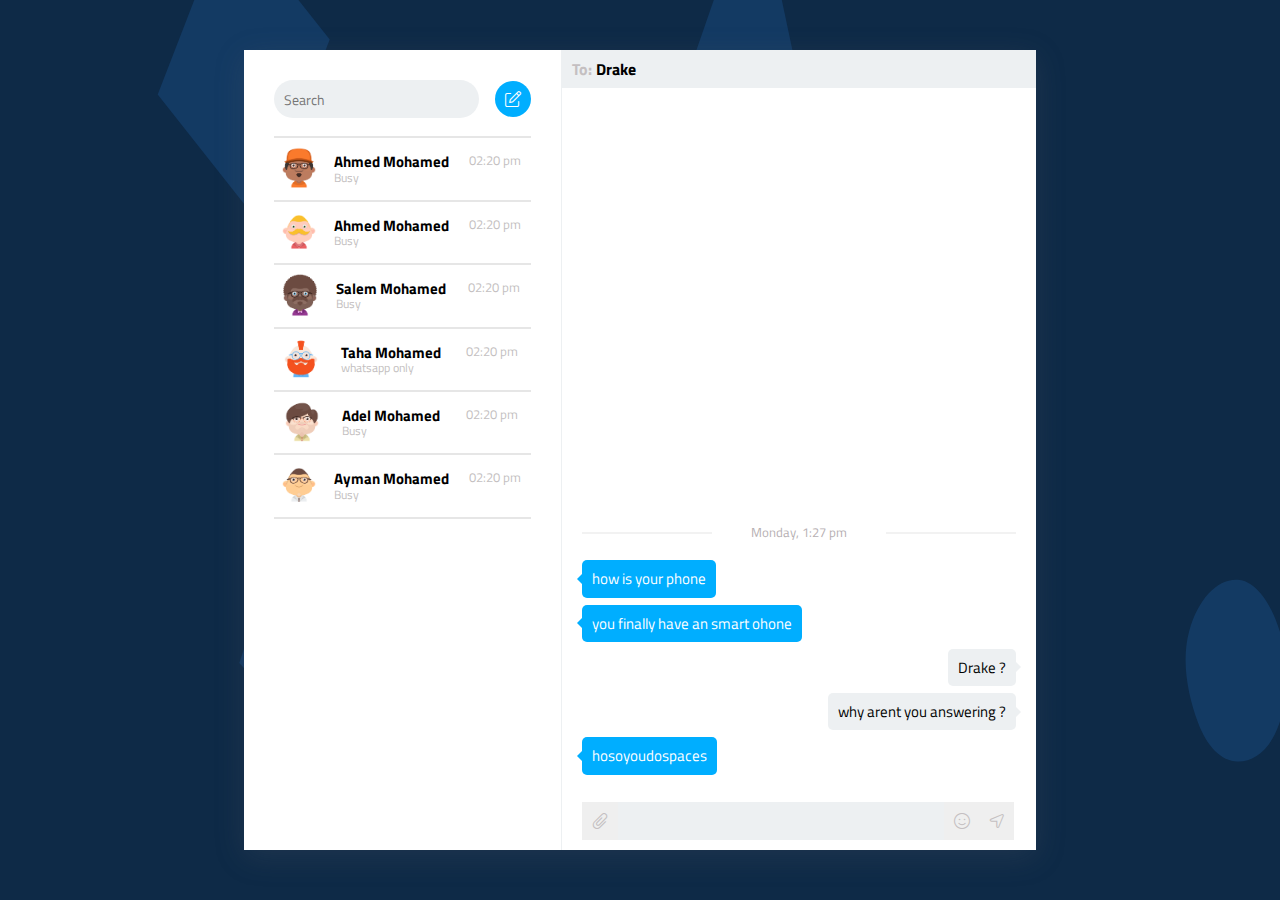
<file: index.html>
<!DOCTYPE html>
<html lang="en">
<head>
    <meta charset="UTF-8">
    <link rel="stylesheet" href="css/normalize.css">
    <link rel="stylesheet" href="css/all.min.css">
    <link rel="stylesheet" href="css/main.css">
    <link rel="preconnect" href="https://fonts.googleapis.com">
    <link rel="preconnect" href="https://fonts.gstatic.com" crossorigin>
    <link href="https://fonts.googleapis.com/css2?family=Titillium+Web:wght@200;300;400;600;700;900&display=swap" rel="stylesheet">
    <link rel="preconnect" href="https://fonts.googleapis.com">
    <link rel="preconnect" href="https://fonts.gstatic.com" crossorigin>
    <link href="https://fonts.googleapis.com/css2?family=Oswald:wght@200;300;400;500;600;700&display=swap" rel="stylesheet">
    <meta name="viewport" content="width=device-width, initial-scale=1.0">
    <title>Chat Messenger With Background</title>
</head>
<body>
    <main>
        <div class="list">
            <div class="header">
                <input type="text" placeholder="Search">
                <i class="fal fa-edit"></i>
            </div>
            <div class="contacts">
                <a class="contact" href="index_2.html">
                    <div class="avatar"><img src="images/1.png" alt="avatar"></div>
                    <div class="name-satues">
                        <h5>Ahmed Mohamed</h5>
                        <p>Busy</p>
                    </div>
                    <div class="time">02:20 pm</div>
                </a>
                <a class="contact" href="index_2.html">
                    <div class="avatar"><img src="images/2.png" alt="avatar"></div>
                    <div class="name-satues">
                        <h5>Ahmed Mohamed</h5>
                        <p>Busy</p>
                    </div>
                    <div class="time">02:20 pm</div>
                </a>
                <a class="contact" href="index_2.html">
                    <div class="avatar"><img src="images/3.png" alt="avatar"></div>
                    <div class="name-satues">
                        <h5>Salem Mohamed</h5>
                        <p>Busy</p>
                    </div>
                    <div class="time">02:20 pm</div>
                </a>
                <a class="contact" href="index_2.html">
                    <div class="avatar"><img src="images/4.png" alt="avatar"></div>
                    <div class="name-satues">
                        <h5>Taha Mohamed</h5>
                        <p>whatsapp only</p>
                    </div>
                    <div class="time">02:20 pm</div>
                </a>
                <a class="contact" href="index_2.html">
                    <div class="avatar"><img src="images/5.png" alt="avatar"></div>
                    <div class="name-satues">
                        <h5>Adel Mohamed</h5>
                        <p>Busy</p>
                    </div>
                    <div class="time">02:20 pm</div>
                </a>
                <a class="contact" href="index_2.html">
                    <div class="avatar"><img src="images/6.png" alt="avatar"></div>
                    <div class="name-satues">
                        <h5>Ayman Mohamed</h5>
                        <p>Busy</p>
                    </div>
                    <div class="time">02:20 pm</div>
                </a>
            </div>
        </div>
        <div class="chat">
            <div class="header">
                <h4><span>To:</span>Drake</h4>
            </div>
            <div class="contents">
                <div class="time">
                    <p>Monday, 1:27 pm</p>
                </div>
                <div class="message-recieved">
                    <p>how is your phone</p>
                </div>
                <div class="message-recieved">
                    <p>you finally have an smart ohone</p>
                </div>
                <div class="message-sent">
                    <p>Drake ? </p>
                </div>
                <div class="message-sent">
                    <p>why arent you answering ?</p>
                </div>
                <div class="message-recieved">
                    <p>hosoyoudospaces</p>
                </div>
            </div>
            <div class="footer">
                <button><i class="fal fa-paperclip"></i></button>
                <input type="text">
                <button><i class="fal fa-smile"></i></button>
                <button><i class="fal fa-location-arrow"></i></button>
            </div>
        </div>
    </main>
</body>
</html>
</file>
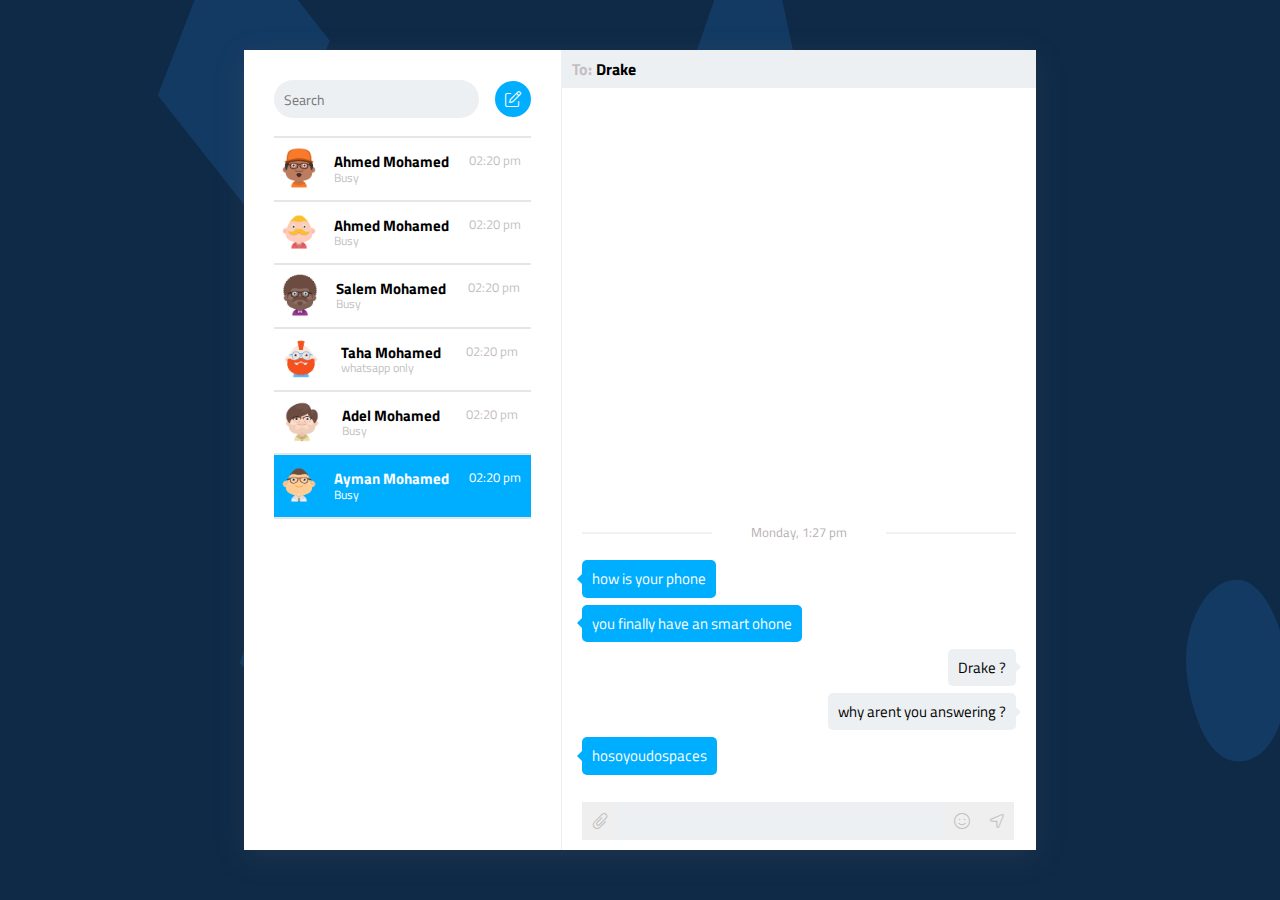
<file: index_2.html>
<!DOCTYPE html>
<html lang="en">
<head>
    <meta charset="UTF-8">
    <link rel="stylesheet" href="css/normalize.css">
    <link rel="stylesheet" href="css/all.min.css">
    <link rel="stylesheet" href="css/main_2.css">
    <link rel="preconnect" href="https://fonts.googleapis.com">
    <link rel="preconnect" href="https://fonts.gstatic.com" crossorigin>
    <link href="https://fonts.googleapis.com/css2?family=Titillium+Web:wght@200;300;400;600;700;900&display=swap" rel="stylesheet">
    <link rel="preconnect" href="https://fonts.googleapis.com">
    <link rel="preconnect" href="https://fonts.gstatic.com" crossorigin>
    <link href="https://fonts.googleapis.com/css2?family=Oswald:wght@200;300;400;500;600;700&display=swap" rel="stylesheet">
    <meta name="viewport" content="width=device-width, initial-scale=1.0">
    <title>Chat Messenger With Background</title>
</head>
<body>
    <main>
        <div class="list">
            <div class="header">
                <input type="text" placeholder="Search">
                <i class="fal fa-edit"></i>
            </div>
            <div class="contacts">
                <div class="contact">
                    <div class="avatar"><img src="images/1.png" alt="avatar"></div>
                    <div class="name-satues">
                        <h5>Ahmed Mohamed</h5>
                        <p>Busy</p>
                    </div>
                    <div class="time">02:20 pm</div>
                </div>
                <div class="contact">
                    <div class="avatar"><img src="images/2.png" alt="avatar"></div>
                    <div class="name-satues">
                        <h5>Ahmed Mohamed</h5>
                        <p>Busy</p>
                    </div>
                    <div class="time">02:20 pm</div>
                </div>
                <div class="contact">
                    <div class="avatar"><img src="images/3.png" alt="avatar"></div>
                    <div class="name-satues">
                        <h5>Salem Mohamed</h5>
                        <p>Busy</p>
                    </div>
                    <div class="time">02:20 pm</div>
                </div>
                <div class="contact">
                    <div class="avatar"><img src="images/4.png" alt="avatar"></div>
                    <div class="name-satues">
                        <h5>Taha Mohamed</h5>
                        <p>whatsapp only</p>
                    </div>
                    <div class="time">02:20 pm</div>
                </div>
                <div class="contact">
                    <div class="avatar"><img src="images/5.png" alt="avatar"></div>
                    <div class="name-satues">
                        <h5>Adel Mohamed</h5>
                        <p>Busy</p>
                    </div>
                    <div class="time">02:20 pm</div>
                </div>
                <div class="contact active">
                    <div class="avatar"><img src="images/6.png" alt="avatar"></div>
                    <div class="name-satues">
                        <h5>Ayman Mohamed</h5>
                        <p>Busy</p>
                    </div>
                    <div class="time">02:20 pm</div>
                </div>
            </div>
        </div>
        <div class="chat">
            <div class="header">
                <h4><span>To:</span>Drake</h4>
                <a href="index.html"><i class="fad fa-arrow-square-right"></i></a>
            </div>
            <div class="contents">
                <div class="time">
                    <p>Monday, 1:27 pm</p>
                </div>
                <div class="message-recieved">
                    <p>how is your phone</p>
                </div>
                <div class="message-recieved">
                    <p>you finally have an smart ohone</p>
                </div>
                <div class="message-sent">
                    <p>Drake ? </p>
                </div>
                <div class="message-sent">
                    <p>why arent you answering ?</p>
                </div>
                <div class="message-recieved">
                    <p>hosoyoudospaces</p>
                </div>
            </div>
            <div class="footer">
                <button><i class="fal fa-paperclip"></i></button>
                <input type="text">
                <button><i class="fal fa-smile"></i></button>
                <button><i class="fal fa-location-arrow"></i></button>
            </div>
        </div>
    </main>
</body>
</html>
</file>
<file: css/main.css>
/* start variables */
:root {
  --main-color: hsl(199deg 100% 50%);
}
/* end variables */

/* start global rules */
* {
  -webkit-box-sizing: border-box;
  -o-box-sizing: border-box;
  -moz-box-sizing: border-box;
  box-sizing: border-box;
  margin: 0;
  padding: 0;
}
body {
  /* font-family: 'Oswald', sans-serif; */
  font-family: 'Titillium Web', sans-serif;
  animation-name: opacity;
  animation-duration: 1s;
  /* animation-fill-mode: forwards;
  transform: rotate3d(0, 1, 0, 90deg);
  perspective: 100px;
  transform-style: preserve-3d; */
}
@keyframes opacity {
  to {
    transform: rotate3d(0, 0, 0, 0deg);
  }
}
/* Small */
@media (min-width: 768px) {
  .container {
    width: 750px;
  }
}
/* Medium */
@media (min-width: 992px) {
  .container {
    width: 970px;
  }
}
/* Large */
@media (min-width: 1200px) {
  .container {
    width: 1170px;
  }
}
html {
    scroll-behavior: smooth;
    transform-style: preserve-3d;
    perspective: 900px;
}
.container {
  padding-left: 15px;
  padding-right: 15px;
  margin-left: auto;
  margin-right: auto;
}
.gridy {
  display: grid;
  grid-template-columns: repeat(auto-fill,minmax(300px,1fr));
  padding: 25px;
  grid-gap: 20px;
}
/* End Global Rules */
body {
  background-image: url("data:image/svg+xml,%3csvg xmlns='http://www.w3.org/2000/svg' version='1.1' xmlns:xlink='http://www.w3.org/1999/xlink' xmlns:svgjs='http://svgjs.com/svgjs' width='1440' height='560' preserveAspectRatio='none' viewBox='0 0 1440 560'%3e%3cg mask='url(%26quot%3b%23SvgjsMask1000%26quot%3b)' fill='none'%3e%3crect width='1440' height='560' x='0' y='0' fill='%230e2a47'%3e%3c/rect%3e%3cpath d='M357.4359875276204 274.07482024281603L274.23275375005704 412.54825508402826 412.7061885912693 495.7514888615916 495.9094223688327 357.2780540203794z' fill='rgba(28%2c 83%2c 142%2c 0.4)' class='triangle-float1'%3e%3c/path%3e%3cpath d='M704.0250500466315 247.7167779272711L755.2491357906324 388.4537968411212 895.9861547044825 337.22971109712023 844.7620689604815 196.49269218327015z' fill='rgba(28%2c 83%2c 142%2c 0.4)' class='triangle-float2'%3e%3c/path%3e%3cpath d='M886.2574406314689 410.6975890579403L869.1548115839014 322.7121901076266 745.7280276822145 392.3588331541347z' fill='rgba(28%2c 83%2c 142%2c 0.4)' class='triangle-float2'%3e%3c/path%3e%3cpath d='M855.511443956432-75.78718733953151L755.7472857836977 83.53077801417098 919.8429679669331 92.13066830733004z' fill='rgba(28%2c 83%2c 142%2c 0.4)' class='triangle-float1'%3e%3c/path%3e%3cpath d='M257.1182283210342-51.05621170900815L177.42618286448942 62.75582416295833 291.2382187364559 142.44786961950314 370.9302641930007 28.635833747536665z' fill='rgba(28%2c 83%2c 142%2c 0.4)' class='triangle-float3'%3e%3c/path%3e%3cpath d='M1397.185%2c473.833C1415.75%2c474.091%2c1433.919%2c466.558%2c1443.787%2c450.83C1454.29%2c434.091%2c1455.366%2c413.126%2c1446.287%2c395.574C1436.405%2c376.47%2c1418.685%2c361.356%2c1397.185%2c360.737C1374.716%2c360.091%2c1352.985%2c372.496%2c1342.933%2c392.601C1333.697%2c411.074%2c1341.3%2c432.391%2c1352.771%2c449.566C1362.813%2c464.602%2c1379.106%2c473.582%2c1397.185%2c473.833' fill='rgba(28%2c 83%2c 142%2c 0.4)' class='triangle-float1'%3e%3c/path%3e%3c/g%3e%3cdefs%3e%3cmask id='SvgjsMask1000'%3e%3crect width='1440' height='560' fill='white'%3e%3c/rect%3e%3c/mask%3e%3cstyle%3e %40keyframes float1 %7b 0%25%7btransform: translate(0%2c 0)%7d 50%25%7btransform: translate(-10px%2c 0)%7d 100%25%7btransform: translate(0%2c 0)%7d %7d .triangle-float1 %7b animation: float1 5s infinite%3b %7d %40keyframes float2 %7b 0%25%7btransform: translate(0%2c 0)%7d 50%25%7btransform: translate(-5px%2c -5px)%7d 100%25%7btransform: translate(0%2c 0)%7d %7d .triangle-float2 %7b animation: float2 4s infinite%3b %7d %40keyframes float3 %7b 0%25%7btransform: translate(0%2c 0)%7d 50%25%7btransform: translate(0%2c -10px)%7d 100%25%7btransform: translate(0%2c 0)%7d %7d .triangle-float3 %7b animation: float3 6s infinite%3b %7d %3c/style%3e%3c/defs%3e%3c/svg%3e");
  display: flex;
  background-repeat: no-repeat;
  background-size: 100% 100%;
  justify-content: center;
  align-items: center;
  min-height: 100vh;
  background-attachment: fixed;
}

main {
  display: grid;
  grid-template-columns: 2fr  3fr;
  background-color: white;
  box-shadow: rgba(100, 100, 111, 0.2) 0px 7px 29px 0px;
  margin-top: 50px;
  margin-bottom: 50px;
  min-height: calc(100vh - 100px);
  margin-left: 15px;
  margin-right: 15px;
  
}
.list {
  padding: 30px;
}
.contacts a {
  text-decoration: none;
}
.contacts a h5 {
  color: black;
}
.list .header {
  display: flex;
  align-items: center;
  position: relative;
  padding-bottom: 20px;
  justify-content: space-between;
}
.list .header::before {
  content: "";
  position: absolute;
  width: 100%;
  height: 2px;
  bottom: 0;
  left: 0;
  background-color: hsl(0deg 0% 90%);
}
.list .header input{
  padding: 10px;
  background-color: hsl(204deg 15% 94%);
  border: none;
  border-radius: 20px;
  width: 80%;
}
.list .header input:focus {
  outline: none;
}
.list .header input::placeholder {
  font-size: 14px;
}
.list .header i {
  padding: 10px;
  background-color: var(--main-color);
  border-radius: 50%;
  color: white;
  margin-left: 5px;
}
.contact {
  display: flex;
  padding: 5px 0;
  align-items: flex-start;
  justify-content: space-around;
  position: relative;
  transition-duration: .3s;
  cursor: pointer;
  user-select: none;
}
.contact::before {
  content: "";
  position: absolute;
  width: 100%;
  height: 2px;
  bottom: 0;
  left: 0;
  background-color: hsl(0deg 0% 90%);
}
.contact img {
  max-width: 50px;

}
.contact .name-satues {
  padding: 10px;
}
.contact .name-satues h5{
  font-size: 15px;
}
.contact .name-satues p {
  font-size: 12px;
  color: hsl(336deg 4% 76%);
}
.contact .time {
  padding: 10px;
  font-size: 13px;
  color: hsl(336deg 4% 76%);
}
.contact.active , .contact:hover {
  background-color: hsl(199deg 100% 50%);
  color: white !important;
}
.contact:hover p {
  color: white !important;
}
.contact:hover div:last-child {
  color: white !important;
}
.contact.active p {
  color: white !important;
}
.contact.active div:last-child {
  color: white !important;
}
.chat {
  height: 100%;
  display: flex;
  flex-direction: column;
  justify-content: space-between;
  border-left: 1px solid hsl(204deg 15% 94%);
}
@media (max-width:768px){
  .chat {
    display: none;
  }
  main {
    grid-template-columns: 1fr;
    margin-top: 0px;
    margin-bottom: 0px;
    min-height: calc(100vh - 00px);
    margin-left: 0;
    margin-right: 0;
    width: 100%;
    
  }
}
.chat .header {
  background-color: hsl(204deg 15% 94%);
  padding: 10px 10px 10px 10px;
}

.chat .header span {
  color: hsl(336deg 4% 76%);
  padding-right: 4px;
}
.chat .footer {
  padding:0 20px 10px;
  display: flex;
}
.chat .footer input{
  width: 75%;
  padding: 10px;
  background-color: hsl(204deg 15% 94%);
  border: none;
}
.chat .footer input:focus {
  outline: none;
}
.chat .footer button {
  padding: 10px;
  border: none;
  margin: 0;
  color: hsl(336deg 4% 76%);
  cursor: pointer;
}
.chat .footer button:hover {
  color: var(--main-color);
}
.contents {
  padding: 20px;
  display: flex;
  flex-direction: column;
  justify-content: flex-end;
  height: 100%;
}
.message-recieved {
  padding: 10px;
  background-color: var(--main-color);
  margin-bottom: 7px;
  width: fit-content;
  border-radius: 5px;
  color: white;
  font-size: 15px;
  position: relative;
}
.message-recieved::before {
  content: "";
  width: 0;
  height: 0;
  position: absolute;
  left: -10px;
  border-width: 5px;
  border-style: solid;
  border-color: transparent var(--main-color) transparent transparent;
  top: 50%;
  transform: translateY(-50%);
}
.message-sent {
  padding: 10px;
  background-color: hsl(204deg 15% 94%);
  margin-bottom: 7px;
  width: fit-content;
  border-radius: 5px;
  color: black;
  font-size: 15px;
  position: relative;
  align-self: end;
}
.message-sent::before {
  content: "";
  width: 0;
  height: 0;
  position: absolute;
  right: -10px;
  border-width: 5px;
  border-style: solid;
  border-color: transparent transparent transparent hsl(204deg 15% 94%);
  top: 50%;
  transform: translateY(-50%);
}
.contents .time {
  text-align: center;
  margin-bottom: 20px;
  font-size: 13px;
  position: relative;
  color: hsl(336deg 4% 70%);
}
.contents .time::before {
  content: "";
  position: absolute;
  width: 30%;
  height: 1px;
  top: 50%;
  transform: translateY(-50%);
  left: 0;
  background-color: hsl(0deg 0% 90%);
}
.contents .time::after {
  content: "";
  position: absolute;
  width: 30%;
  height: 1px;
  top: 50%;
  transform: translateY(-50%);
  right: 0;
  background-color: hsl(0deg 0% 90%);
}
</file>
<file: css/main_2.css>
/* start variables */
:root {
  --main-color: hsl(199deg 100% 50%);
}
/* end variables */

/* start global rules */
* {
  -webkit-box-sizing: border-box;
  -o-box-sizing: border-box;
  -moz-box-sizing: border-box;
  box-sizing: border-box;
  margin: 0;
  padding: 0;
}
body {
  /* font-family: 'Oswald', sans-serif; */
  font-family: 'Titillium Web', sans-serif;
  animation-name: opacity;
  animation-duration: 1s;
  /* animation-fill-mode: forwards; */
  /* transform: rotate3d(0, -1, 0, 90deg); */
  /* perspective: 100px;
  transform-style: preserve-3d; */
}
@keyframes opacity {
  to {
    transform: rotate3d(0, 0, 0, 0deg);
  }
}
/* Small */
@media (min-width: 768px) {
  .container {
    width: 750px;
  }
}
/* Medium */
@media (min-width: 992px) {
  .container {
    width: 970px;
  }
}
/* Large */
@media (min-width: 1200px) {
  .container {
    width: 1170px;
  }
}
html {
  scroll-behavior: smooth;
  transform-style: preserve-3d;
  perspective: 900px;
}
.container {
  padding-left: 15px;
  padding-right: 15px;
  margin-left: auto;
  margin-right: auto;
}
.gridy {
  display: grid;
  grid-template-columns: repeat(auto-fill,minmax(300px,1fr));
  padding: 25px;
  grid-gap: 20px;
}
/* End Global Rules */
body {
  background-image: url("data:image/svg+xml,%3csvg xmlns='http://www.w3.org/2000/svg' version='1.1' xmlns:xlink='http://www.w3.org/1999/xlink' xmlns:svgjs='http://svgjs.com/svgjs' width='1440' height='560' preserveAspectRatio='none' viewBox='0 0 1440 560'%3e%3cg mask='url(%26quot%3b%23SvgjsMask1000%26quot%3b)' fill='none'%3e%3crect width='1440' height='560' x='0' y='0' fill='%230e2a47'%3e%3c/rect%3e%3cpath d='M357.4359875276204 274.07482024281603L274.23275375005704 412.54825508402826 412.7061885912693 495.7514888615916 495.9094223688327 357.2780540203794z' fill='rgba(28%2c 83%2c 142%2c 0.4)' class='triangle-float1'%3e%3c/path%3e%3cpath d='M704.0250500466315 247.7167779272711L755.2491357906324 388.4537968411212 895.9861547044825 337.22971109712023 844.7620689604815 196.49269218327015z' fill='rgba(28%2c 83%2c 142%2c 0.4)' class='triangle-float2'%3e%3c/path%3e%3cpath d='M886.2574406314689 410.6975890579403L869.1548115839014 322.7121901076266 745.7280276822145 392.3588331541347z' fill='rgba(28%2c 83%2c 142%2c 0.4)' class='triangle-float2'%3e%3c/path%3e%3cpath d='M855.511443956432-75.78718733953151L755.7472857836977 83.53077801417098 919.8429679669331 92.13066830733004z' fill='rgba(28%2c 83%2c 142%2c 0.4)' class='triangle-float1'%3e%3c/path%3e%3cpath d='M257.1182283210342-51.05621170900815L177.42618286448942 62.75582416295833 291.2382187364559 142.44786961950314 370.9302641930007 28.635833747536665z' fill='rgba(28%2c 83%2c 142%2c 0.4)' class='triangle-float3'%3e%3c/path%3e%3cpath d='M1397.185%2c473.833C1415.75%2c474.091%2c1433.919%2c466.558%2c1443.787%2c450.83C1454.29%2c434.091%2c1455.366%2c413.126%2c1446.287%2c395.574C1436.405%2c376.47%2c1418.685%2c361.356%2c1397.185%2c360.737C1374.716%2c360.091%2c1352.985%2c372.496%2c1342.933%2c392.601C1333.697%2c411.074%2c1341.3%2c432.391%2c1352.771%2c449.566C1362.813%2c464.602%2c1379.106%2c473.582%2c1397.185%2c473.833' fill='rgba(28%2c 83%2c 142%2c 0.4)' class='triangle-float1'%3e%3c/path%3e%3c/g%3e%3cdefs%3e%3cmask id='SvgjsMask1000'%3e%3crect width='1440' height='560' fill='white'%3e%3c/rect%3e%3c/mask%3e%3cstyle%3e %40keyframes float1 %7b 0%25%7btransform: translate(0%2c 0)%7d 50%25%7btransform: translate(-10px%2c 0)%7d 100%25%7btransform: translate(0%2c 0)%7d %7d .triangle-float1 %7b animation: float1 5s infinite%3b %7d %40keyframes float2 %7b 0%25%7btransform: translate(0%2c 0)%7d 50%25%7btransform: translate(-5px%2c -5px)%7d 100%25%7btransform: translate(0%2c 0)%7d %7d .triangle-float2 %7b animation: float2 4s infinite%3b %7d %40keyframes float3 %7b 0%25%7btransform: translate(0%2c 0)%7d 50%25%7btransform: translate(0%2c -10px)%7d 100%25%7btransform: translate(0%2c 0)%7d %7d .triangle-float3 %7b animation: float3 6s infinite%3b %7d %3c/style%3e%3c/defs%3e%3c/svg%3e");
  display: flex;
  background-repeat: no-repeat;
  background-size: 100% 100%;
  justify-content: center;
  align-items: center;
  min-height: 100vh;
  background-attachment: fixed;
}

main {
  display: grid;
  grid-template-columns: 2fr  3fr;
  background-color: white;
  box-shadow: rgba(100, 100, 111, 0.2) 0px 7px 29px 0px;
  margin-top: 50px;
  margin-bottom: 50px;
  min-height: calc(100vh - 100px);
  margin-left: 15px;
  margin-right: 15px;
  
}
.list {
  padding: 30px;

}
.list .header {
  display: flex;
  align-items: center;
  position: relative;
  padding-bottom: 20px;
  justify-content: space-between;
}
.list .header::before {
  content: "";
  position: absolute;
  width: 100%;
  height: 2px;
  bottom: 0;
  left: 0;
  background-color: hsl(0deg 0% 90%);
}
.list .header input{
  padding: 10px;
  background-color: hsl(204deg 15% 94%);
  border: none;
  border-radius: 20px;
  width: 80%;
}
.list .header input:focus {
  outline: none;
}
.list .header input::placeholder {
  font-size: 14px;
}
.list .header i {
  padding: 10px;
  background-color: var(--main-color);
  border-radius: 50%;
  color: white;
  margin-left: 5px;
}
.contact {
  display: flex;
  padding: 5px 0;
  align-items: flex-start;
  justify-content: space-around;
  position: relative;
  transition-duration: .3s;
  cursor: pointer;
  user-select: none;
}
.contact::before {
  content: "";
  position: absolute;
  width: 100%;
  height: 2px;
  bottom: 0;
  left: 0;
  background-color: hsl(0deg 0% 90%);
}
.contact img {
  max-width: 50px;

}
.contact .name-satues {
  padding: 10px;
}
.contact .name-satues h5{
  font-size: 15px;
}
.contact .name-satues p {
  font-size: 12px;
  color: hsl(336deg 4% 76%);
}
.contact .time {
  padding: 10px;
  font-size: 13px;
  color: hsl(336deg 4% 76%);
}
.contact.active , .contact:hover {
  background-color: hsl(199deg 100% 50%);
  color: white !important;
}
.contact:hover p {
  color: white !important;
}
.contact:hover div:last-child {
  color: white !important;
}
.contact.active p {
  color: white !important;
}
.contact.active div:last-child {
  color: white !important;
}
.chat {
  height: 100%;
  display: flex;
  flex-direction: column;
  justify-content: space-between;
  border-left: 1px solid hsl(204deg 15% 94%);
}
@media (max-width:768px){
  .list {
    display: none;
  }
  main {
    grid-template-columns: 1fr;
    margin-top: 0px;
    margin-bottom: 0px;
    min-height: calc(100vh - 00px);
    margin-left: 0;
    margin-right: 0;
    width: 100%;
  }
}
.chat .header {
  background-color: hsl(204deg 15% 94%);
  padding: 10px 10px 10px 10px;
  display: flex;
  justify-content: space-between;
  align-items: center;
}
.chat .header i {
  color: var(--main-color);
  font-size: 25px;
  padding: 0;
}
@media (min-width:768px) {
  .chat .header i {
    display: none;
  }
}
.chat .header span {
  color: hsl(336deg 4% 76%);
  padding-right: 4px;
}
.chat .footer {
  padding:0 20px 10px;
  display: flex;
}
.chat .footer input{
  width: 75%;
  padding: 10px;
  background-color: hsl(204deg 15% 94%);
  border: none;
}
.chat .footer input:focus {
  outline: none;
}
.chat .footer button {
  padding: 10px;
  border: none;
  margin: 0;
  color: hsl(336deg 4% 76%);
  cursor: pointer;
}
.chat .footer button:hover {
  color: var(--main-color);
}
.contents {
  padding: 20px;
  display: flex;
  flex-direction: column;
  justify-content: flex-end;
  height: 100%;
}
.message-recieved {
  padding: 10px;
  background-color: var(--main-color);
  margin-bottom: 7px;
  width: fit-content;
  border-radius: 5px;
  color: white;
  font-size: 15px;
  position: relative;
}
.message-recieved::before {
  content: "";
  width: 0;
  height: 0;
  position: absolute;
  left: -10px;
  border-width: 5px;
  border-style: solid;
  border-color: transparent var(--main-color) transparent transparent;
  top: 50%;
  transform: translateY(-50%);
}
.message-sent {
  padding: 10px;
  background-color: hsl(204deg 15% 94%);
  margin-bottom: 7px;
  width: fit-content;
  border-radius: 5px;
  color: black;
  font-size: 15px;
  position: relative;
  align-self: end;
}
.message-sent::before {
  content: "";
  width: 0;
  height: 0;
  position: absolute;
  right: -10px;
  border-width: 5px;
  border-style: solid;
  border-color: transparent transparent transparent hsl(204deg 15% 94%);
  top: 50%;
  transform: translateY(-50%);
}
.contents .time {
  text-align: center;
  margin-bottom: 20px;
  font-size: 13px;
  position: relative;
  color: hsl(336deg 4% 70%);
}
.contents .time::before {
  content: "";
  position: absolute;
  width: 30%;
  height: 1px;
  top: 50%;
  transform: translateY(-50%);
  left: 0;
  background-color: hsl(0deg 0% 90%);
}
.contents .time::after {
  content: "";
  position: absolute;
  width: 30%;
  height: 1px;
  top: 50%;
  transform: translateY(-50%);
  right: 0;
  background-color: hsl(0deg 0% 90%);
}
</file>
